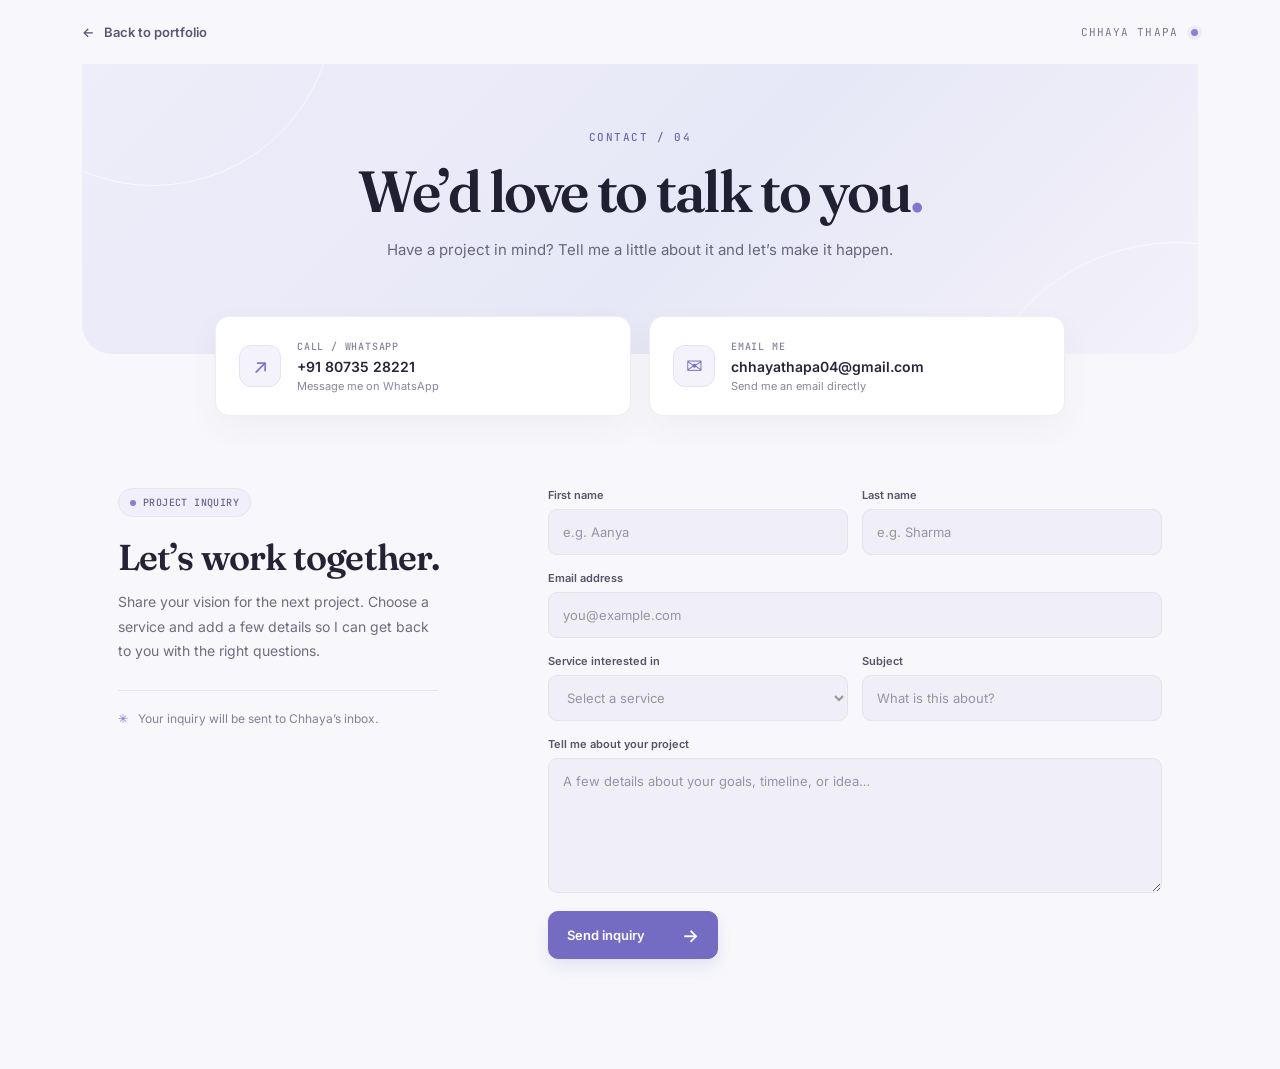
<file: contact.html>
<!DOCTYPE html>
<html lang="en">
<head>
  <meta charset="UTF-8" />
  <meta name="viewport" content="width=device-width, initial-scale=1.0" />
  <meta name="theme-color" content="#f0effa" />
  <title>Let's talk — Chhaya Thapa</title>
  <link rel="preconnect" href="https://fonts.googleapis.com" />
  <link rel="preconnect" href="https://fonts.gstatic.com" crossorigin />
  <link href="https://fonts.googleapis.com/css2?family=Fraunces:opsz,wght@9..144,500;9..144,600&family=Inter:wght@400;500;600;700&family=JetBrains+Mono:wght@400;500&display=swap" rel="stylesheet" />
  <link rel="stylesheet" href="style.css" />
</head>
<body class="contact-page-body">
  <header class="contact-page-nav">
    <a class="contact-back" href="index.html#contact" aria-label="Back to portfolio">← <span>Back to portfolio</span></a>
    <span class="contact-page-mark mono">CHHAYA THAPA <i></i></span>
  </header>
  <main class="contact-page">
    <section class="contact-page-hero" aria-labelledby="talk-title">
      <span class="contact-page-kicker">CONTACT / 04</span>
      <h1 id="talk-title">We’d love to talk to you<span>.</span></h1>
      <p>Have a project in mind? Tell me a little about it and let’s make it happen.</p>
    </section>
    <section class="contact-info-row" aria-label="Contact details">
      <a class="contact-info-card" href="https://wa.me/918073528221" target="_blank" rel="noopener noreferrer">
        <span class="contact-info-icon" aria-hidden="true">↗</span>
        <span><small>CALL / WHATSAPP</small><strong>+91 80735 28221</strong><em>Message me on WhatsApp</em></span>
      </a>
      <a class="contact-info-card" href="https://mail.google.com/mail/?view=cm&amp;fs=1&amp;to=chhayathapa04%40gmail.com" target="_blank" rel="noopener noreferrer">
        <span class="contact-info-icon" aria-hidden="true">✉</span>
        <span><small>EMAIL ME</small><strong>chhayathapa04@gmail.com</strong><em>Send me an email directly</em></span>
      </a>
    </section>
    <section class="contact-form-layout" aria-labelledby="form-title">
      <div class="contact-form-intro">
        <span class="contact-form-badge"><i></i> PROJECT INQUIRY</span>
        <h2 id="form-title">Let’s work together.</h2>
        <p>Share your vision for the next project. Choose a service and add a few details so I can get back to you with the right questions.</p>
        <div class="contact-response-note"><span aria-hidden="true">✳</span> Your inquiry will be sent to Chhaya’s inbox.</div>
      </div>

      <form class="project-inquiry-form" id="projectInquiryForm" action="mailto:chhayathapa04@gmail.com" method="post" enctype="text/plain">
        <div class="form-field">
          <label for="firstName">First name</label>
          <input id="firstName" name="firstName" type="text" autocomplete="given-name" placeholder="e.g. Aanya" required />
        </div>

        <div class="form-field">
          <label for="lastName">Last name</label>
          <input id="lastName" name="lastName" type="text" autocomplete="family-name" placeholder="e.g. Sharma" required />
        </div>

        <div class="form-field form-field-wide">
          <label for="emailAddress">Email address</label>
          <input id="emailAddress" name="email" type="email" autocomplete="email" placeholder="you@example.com" required />
        </div>

        <div class="form-field">
          <label for="service">Service interested in</label>
          <select id="service" name="service" required>
            <option value="" disabled selected>Select a service</option>
            <option>Website</option>
            <option>UGC Video</option>
            <option>Dashboard Creation</option>
          </select>
        </div>

        <div class="form-field">
          <label for="subject">Subject</label>
          <input id="subject" name="subject" type="text" placeholder="What is this about?" required />
        </div>

        <div class="form-field form-field-wide">
          <label for="projectMessage">Tell me about your project</label>
          <textarea id="projectMessage" name="message" rows="5" placeholder="A few details about your goals, timeline, or idea…" required></textarea>
        </div>

        <div class="form-submit-row form-field-wide">
          <button class="form-submit" type="submit">
            Send inquiry
            <span aria-hidden="true">→</span>
          </button>
          <p class="form-submit-note" id="formStatus" aria-live="polite"></p>
        </div>
      </form>
    </section>
  </main>
</body>
</html>
</file>
<file: style.css>
:root {
  --paper: #fff8fa;
  --ink: #1b1719;
  --soft: #4d464d;
  --muted: #7d767d;
  --line: #eee1e7;
  --badge: #fbf0f4;
  --accent: #8f274d;
  --accent-deep: #6e1738;
  --accent-warm: #d97744;
  --water: #edf5f4;
  --shadow-soft: rgba(27, 23, 25, 0.12);
}
* {
  box-sizing: border-box;
  margin: 0;
  padding: 0;
}
html {
  scroll-behavior: smooth;
}
button,
a[href],
.btn,
.nav-link,
.project-tab,
.journey-marker,
.contact-open,
.hero-meta-link,
.project-link {
  cursor: pointer;
}
section[id] {
  scroll-margin-top: 110px;
}
body {
  background: #fff5f8;
  color: #171312;
  font-family: Inter,sans-serif;
  overflow-x: hidden;
}
.mono {
  font-family: 'JetBrains Mono',monospace;
}
a {
  color: inherit;
  text-decoration: none;
}
img {
  display: block;
  max-width: 100%;
}
.noise {
  position: fixed;
  inset: 0;
  pointer-events: none;
  z-index: 0;
  opacity: .03;
  background-image: url("data:image/svg+xml,%3Csvg xmlns='http://www.w3.org/2000/svg' width='120' height='120'%3E%3Cfilter id='n'%3E%3CfeTurbulence type='fractalNoise' baseFrequency='.9' numOctaves='2' stitchTiles='stitch'/%3E%3C/filter%3E%3Crect width='100%25' height='100%25' filter='url(%23n)'/%3E%3C/svg%3E");
}
.nav-wrap {
  position: sticky;
  top: 0;
  z-index: 5;
  display: flex;
  justify-content: center;
  padding: 22px 24px 0;
}
.pill-nav {
  display: flex;
  gap: 4px;
  padding: 8px;
  border-radius: 999px;
  background: var(--accent);
  box-shadow: 0 8px 24px #8f274d35;
}
.nav-link {
  color: #f2f0ee;
  padding: 9px 16px;
  border-radius: 999px;
  font-size: 14px;
  font-weight: 500;
  transition: background-color .28s ease, color .28s ease, transform .28s ease, box-shadow .25s ease;
}
.nav-link.active {
  background: #fff;
  color: var(--ink);
}
.nav-link:hover {
  background: #ffffff20;
  transform: translateY(-1px);
}
.nav-link.active:hover {
  background: #fff;
}
.nav-link:active,
.btn:active,
.project-tab:active,
.contact-open:active,
.hero-meta-link:active,
.project-link:active {
  transform: scale(0.98);
}
.hero,.about,.projects {
  position: relative;
  z-index: 1;
  width: min(1280px, calc(100% - 48px));
  max-width: none;
  margin: auto;
  padding-left: clamp(18px, 3vw, 32px);
  padding-right: clamp(18px, 3vw, 32px);
}
.hero {
  display: grid;
  grid-template-columns: 1fr 1fr;
  gap: 30px;
  align-items: center;
  padding-top: 28px;
  padding-bottom: 24px;
  min-height: 420px;
}
.eyebrow {
  display: inline-block;
  margin-bottom: 28px;
  padding: 7px 16px;
  border: 1px solid var(--line);
  border-radius: 999px;
  background: var(--badge);
  color: var(--soft);
  font-size: 13px;
}
.hero-name {
  margin-bottom: 14px;
  font-size: clamp(40px,5.4vw,60px);
  line-height: 1.05;
  letter-spacing: -.02em;
}
.hero-role {
  min-height: 42px;
  margin-bottom: 22px;
  color: var(--accent);
  font: italic 600 clamp(24px,2.6vw,32px) Fraunces,serif;
}
.cursor {
  animation: blink 1s step-start infinite;
}
@keyframes blink {
  50% {
    opacity: 0;
  }
}
.hero-desc {
  max-width: 480px;
  margin-bottom: 26px;
  color: var(--soft);
  font-size: 16px;
  line-height: 1.7;
}
.hero-meta {
  display: flex;
  gap: 20px;
  flex-wrap: wrap;
  color: var(--soft);
  font-size: 14px;
}
.hero-meta-link {
  display: inline-flex;
  align-items: center;
  gap: 7px;
  padding: 8px 12px;
  border: 1px solid #e9e6e2;
  border-radius: 999px;
  background: #fff;
  color: var(--soft);
  font-size: 13px;
  transition: border-color .2s ease, background-color .2s ease, color .2s ease, transform .2s ease, box-shadow .2s ease;
}
.hero-meta-link:hover {
  transform: translateY(-2px) scale(1.01);
  border-color: #d8bdc8;
  background: linear-gradient(135deg, #fff9f8 0%, #fef3ee 100%);
  color: var(--ink);
  box-shadow: 0 7px 16px #16151a0d;
}
.hero-meta-link:focus-visible { outline: 2px solid var(--accent); outline-offset: 3px; }
.availability-dot { width: 8px; height: 8px; border-radius: 50%; background: #38a878; box-shadow: 0 0 0 3px #38a87820; }
.hero-art {
  display: flex;
  justify-content: center;
  align-items: center;
  padding-top: 12px;
}
.hero-photo {
  width: min(100%, 480px);
  max-width: 480px;
  filter: grayscale(1) contrast(1.05);
  opacity: 0.95;
}
#about.about {
  position: relative;
  isolation: isolate;
  display: grid;
  grid-template-columns: minmax(250px,.75fr) minmax(0,1.25fr);
  gap: clamp(42px,7vw,100px);
  margin-top: 32px;
  padding-top: 76px;
  padding-bottom: 128px;
  border-top: 0;
}
#about.about::before {
  content: "";
  position: absolute;
  inset: 0 max(32px,calc((100vw - 1116px)/2)) 0;
  z-index: -1;
  background: transparent;
  border-block: 1px solid #eedfe5;
}
#about .about-rule {
  position: absolute;
  top: 76px;
  left: 32px;
  right: 32px;
  height: 1px;
  background: #e8d7df;
}
#about .about-art {
  position: relative;
  display: flex;
  justify-content: flex-start;
  padding: 18px 0 0 18px;
}
#about .about-art::before {
  content: "";
  position: absolute;
  inset: 0 22px 22px 0;
  border: 1px solid #7d1f45;
  background: repeating-linear-gradient(90deg,transparent 0 20px,#7d1f451a 20px 21px);
}
#about .about-art::after {
  content: "</>";
  position: absolute;
  z-index: 2;
  right: -8px;
  top: 42px;
  padding: 10px 12px;
  background: #16151a;
  color: #fff;
  font: 500 16px 'JetBrains Mono',monospace;
  box-shadow: 7px 7px 0 #7d1f45;
}
#about .about-photo {
  position: relative;
  z-index: 1;
  width: 100%;
  max-width: 390px;
  aspect-ratio: 4/5;
  object-fit: cover;
  filter: saturate(.88);
  transition: transform .45s ease,filter .45s ease;
}
#about .about-art:hover .about-photo {
  transform: translate(7px,-7px);
  filter: saturate(1);
}
#about .about-copy {
  position: relative;
  max-width: 590px;
  padding: 20px 0 0;
}
#about .eyebrow-line {
  margin-bottom: 22px;
  letter-spacing: .12em;
}
#about h2 {
  margin-bottom: 23px;
  font-size: clamp(42px,5vw,66px);
  letter-spacing: -.055em;
}
#about h2::first-letter {
  color: #7d1f45;
}
#about p {
  max-width: 540px;
  margin-bottom: 0;
  font-size: 16px;
  line-height: 1.85;
}
#about .about-cta {
  margin-top: 31px;
}
#about .btn {
  border-radius: 0;
}
#about .btn-outline {
  background: #fffaf4;
}
.about {
  display: grid;
  grid-template-columns: .8fr 1.2fr;
  gap: 56px;
  align-items: center;
  padding-top: 34px;
  padding-bottom: 110px;
  border-top: 0;
}
.about-art {
  display: flex;
  justify-content: center;
}
.about-photo {
  width: 100%;
  max-width: 420px;
  filter: grayscale(1) contrast(1.15);
  opacity: 0.95;
}
.eyebrow-line {
  display: block;
  margin-bottom: 18px;
  color: rgba(143, 39, 77, 0.94);
  font-size: 13px;
  letter-spacing: .08em;
}
.about h2,.section-heading {
  margin-bottom: 20px;
  font: 600 clamp(30px,3.4vw,42px)/1.15 Fraunces,serif;
}
.about p {
  max-width: 580px;
  margin-bottom: 32px;
  color: #2b2928;
  font-size: 16px;
  line-height: 1.75;
}
.about-cta {
  display: flex;
  gap: 14px;
  flex-wrap: wrap;
}
.btn {
  display: inline-flex;
  align-items: center;
  padding: 13px 26px;
  border: 1.5px solid var(--ink);
  border-radius: 999px;
  font-size: 14px;
  font-weight: 600;
  transition: transform .18s ease, box-shadow .18s ease, background .18s ease, border-color .18s ease, color .18s ease;
}
.btn:hover {
  transform: translateY(-2px) scale(1.01);
  box-shadow: 0 12px 22px rgba(127, 36, 76, 0.12);
}
.btn-primary {
  background: linear-gradient(135deg, var(--ink) 0%, var(--accent-deep) 100%);
  color: #fff;
}
.btn-primary:hover {
  background: linear-gradient(135deg, var(--accent) 0%, var(--accent-deep) 100%);
  border-color: var(--accent);
}
.btn-outline:hover {
  background: var(--ink);
  color: #fff;
}
.projects {
  padding-top: 40px;
  padding-bottom: 120px;
  border-top: 1px solid var(--line);
}
.journey {
  position: relative;
  z-index: 1;
  width: min(1280px, calc(100% - 48px));
  max-width: none;
  margin: 0 auto;
  padding: 62px clamp(18px, 3vw, 32px) 120px;
  border-top: 1px solid var(--line);
}
.journey .section-heading { margin-bottom: 12px; }
.journey-period { color: var(--accent); }
.journey-intro {
  max-width: 480px;
  margin: 0 auto 48px;
  color: var(--soft);
  font-size: 14px;
  line-height: 1.7;
  text-align: center;
}
.journey-track {
  --journey-line: #e2d9d4;
  position: relative;
  display: grid;
  grid-template-columns: repeat(5, minmax(0, 1fr));
  gap: 18px;
}
.journey-track::before {
  content: "";
  position: absolute;
  top: 19px;
  right: 9%;
  left: 9%;
  height: 1px;
  background: linear-gradient(90deg, var(--accent), var(--journey-line) 82%);
}
.journey-item { position: relative; min-width: 0; }
.journey-marker {
  position: relative;
  z-index: 1;
  display: grid;
  width: 39px;
  height: 39px;
  margin: 0 0 16px 12px;
  place-items: center;
  border: 1px solid #d8c9ce;
  border-radius: 50%;
  background: var(--paper);
  color: var(--accent);
  cursor: pointer;
  font: 11px 'JetBrains Mono', monospace;
  transition: transform .2s ease, background .2s ease, color .2s ease, box-shadow .2s ease;
}
.journey-item.is-current .journey-marker,
.journey-marker:hover,
.journey-marker:focus-visible {
  transform: scale(1.1);
  border-color: var(--accent);
  outline: none;
  background: var(--accent);
  color: #fff;
  box-shadow: 0 0 0 5px #7d1f4514;
}
.journey-card {
  min-height: 174px;
  padding: 18px 16px;
  border: 1px solid var(--line);
  background: linear-gradient(150deg, #fff 65%, #fbf7f4);
  transition: transform .22s ease, border-color .22s ease, box-shadow .22s ease;
}
.journey-item.is-current .journey-card,
.journey-item:hover .journey-card {
  transform: translateY(-4px);
  border-color: #c89bad;
  box-shadow: 0 14px 28px #16151a0d;
}
.journey-year {
  display: block;
  margin-bottom: 12px;
  color: var(--accent);
  font-size: 12px;
  letter-spacing: .04em;
}
.journey-card h3 {
  margin-bottom: 7px;
  font: 600 19px/1.2 Fraunces, serif;
}
.journey-card p { min-height: 40px; color: var(--soft); font-size: 12px; line-height: 1.6; }
.journey-tag {
  display: inline-block;
  margin-top: 12px;
  color: var(--muted);
  font-size: 9px;
  letter-spacing: .02em;
  text-transform: uppercase;
}
.journey-next .journey-card { border-style: dashed; }
.journey-heading-row { display: flex; align-items: end; justify-content: space-between; gap: 32px; margin-bottom: 50px; }
.journey-heading-row .section-heading { margin-bottom: 0; }
.journey-heading-row .journey-intro { max-width: 340px; margin: 0 0 4px; text-align: left; }
.journey-track { display: grid; grid-template-columns: repeat(3, minmax(0, 1fr)); gap: 18px; }
.journey-track::before { display: none; }
.journey-item { padding-top: 28px; }
.journey-marker { position: absolute; top: 0; left: 18px; width: 34px; height: 34px; margin: 0; border-radius: 10px; }
.journey-card { position: relative; min-height: 205px; padding: 22px; border-radius: 3px 22px 3px 22px; background: linear-gradient(145deg,#fff 45%,#faf5f3); }
.journey-card::before { content: ""; position: absolute; inset: 0 auto 0 0; width: 3px; background: #eadde2; transition: background .2s ease; }
.journey-item.is-current .journey-card::before,.journey-item:hover .journey-card::before { background: var(--accent); }
.journey-card h3 { max-width: 240px; font-size: 21px; }
.journey-card p { max-width: 270px; min-height: 38px; font-size: 13px; }
.journey-year { font-size: 13px; }
.journey-icon { position: absolute; top: 17px; right: 18px; color: #c8a9b6; font: 22px 'JetBrains Mono', monospace; }
.journey-next .journey-card { background: #21191e; color: #fff; border-color: #21191e; }
.journey-next .journey-card p { color: #ded2d8; }
.journey-next .journey-year,.journey-next .journey-icon { color: #dfa8bf; }
.journey-next .journey-tag { color: #d2b7c2; }
.live-dot { display: inline-block; width: 6px; height: 6px; margin-left: 5px; border-radius: 50%; background: #93d6af; box-shadow: 0 0 0 3px #93d6af24; }
.journey {
  max-width: 1180px;
  padding: 76px 32px 132px;
  overflow: hidden;
  background: linear-gradient(180deg, #fff 0%, #fcfaf8 48%, #fff 100%);
}
.journey-heading-row { margin-bottom: 68px; }
.journey-heading-row .journey-intro { max-width: 350px; }
.journey-track {
  --journey-progress: 0%;
  display: grid;
  grid-template-columns: 1fr;
  gap: 24px;
  max-width: 900px;
  margin: 0 auto;
}
.journey-track::before {
  display: block;
  top: 18px; bottom: 18px; left: 50%; right: auto;
  width: 2px; height: auto;
  background: repeating-linear-gradient(to bottom, #d8d2cd 0 3px, transparent 3px 12px);
  transform: translateX(-50%);
}
.journey-track::after {
  content: ""; position: absolute; z-index: 0;
  top: 18px; left: calc(50% - 1px); width: 2px;
  height: var(--journey-progress); background: var(--accent);
  transition: height .2s ease;
}
.journey-item {
  display: flex; position: relative; min-height: 194px;
  padding: 0 52% 0 0; align-items: center;
  opacity: 0; transform: translateY(24px);
  transition: opacity .55s ease, transform .55s ease;
}
.journey-item.is-visible { opacity: 1; transform: translateY(0); }
.journey-item:nth-child(even) { justify-content: flex-end; padding: 0 0 0 52%; }
.journey-marker {
  position: absolute; z-index: 2; top: 50%; left: 50%;
  width: 42px; height: 42px; margin: 0; border: 4px solid #fff;
  border-radius: 50%; background: var(--paper);
  box-shadow: 0 0 0 1px #d8c9ce, 0 4px 14px #16151a12;
  transform: translate(-50%, -50%);
}
.journey-item.is-current .journey-marker,.journey-marker:hover,.journey-marker:focus-visible {
  transform: translate(-50%, -50%) scale(1.12);
}
.journey-card {
  width: 100%; min-height: 168px; padding: 24px 28px;
  border-radius: 4px 28px 4px 28px; box-shadow: 0 10px 30px #16151a08;
}
.journey-item:nth-child(even) .journey-card { border-radius: 28px 4px 28px 4px; }
.journey-card::before { width: 4px; border-radius: inherit; }
.journey-item:nth-child(even) .journey-card::before { inset: 0 0 0 auto; }
.journey-card h3 { font-size: clamp(20px, 2.2vw, 25px); }
.journey-card p { max-width: 330px; font-size: 14px; }
.journey-icon { top: 23px; right: 25px; font-size: 24px; }
.journey-item:nth-child(even) .journey-icon { right: auto; left: 25px; }
.journey-year { font-size: 12px; }
.journey-item:not(.journey-next) .journey-card { background: linear-gradient(135deg,#fff 50%,#f8f3f0); }
.journey-item.is-current .journey-card { border-color: #c89bad; }
@media (max-width: 700px) {
  .journey { padding: 56px 24px 90px; }
  .journey-track { gap: 14px; }
  .journey-track::before,.journey-track::after { left: 21px; }
  .journey-item,.journey-item:nth-child(even) {
    min-height: 0; padding: 12px 0 12px 56px; justify-content: flex-start;
  }
  .journey-marker { top: 50%; left: 21px; width: 40px; height: 40px; }
  .journey-card,.journey-item:nth-child(even) .journey-card {
    min-height: 0; padding: 22px 20px; border-radius: 4px 22px 4px 22px;
  }
  .journey-item:nth-child(even) .journey-card::before { inset: 0 auto 0 0; }
  .journey-item:nth-child(even) .journey-icon { right: 20px; left: auto; }
  .journey-card p { min-height: 0; }
}
@media (prefers-reduced-motion: reduce) {
  .journey-item { opacity: 1; transform: none; transition: none; }
  html { scroll-behavior: auto; }
}
.center {
  text-align: center;
}
.section-heading {
  margin-bottom: 48px;
  font-size: clamp(30px,3.6vw,44px);
}
.project-grid {
  display: grid;
  grid-template-columns: repeat(2,1fr);
  gap: 26px;
}
.project-card {
  position: relative;
  overflow: hidden;
  padding: 30px;
  border: 1px solid #eadbe2;
  border-radius: 22px;
  background: linear-gradient(145deg, #fff 0%, #fff9fb 100%);
  box-shadow: 0 12px 28px #62243a0b;
  transition: transform .24s ease, border-color .24s ease, box-shadow .24s ease;
}
.project-card::before {
  content: "";
  position: absolute;
  top: 0;
  left: 30px;
  width: 52px;
  height: 3px;
  border-radius: 0 0 4px 4px;
  background: var(--accent);
  opacity: .55;
  transition: width .24s ease, opacity .24s ease;
}
.project-card:hover {
  transform: translateY(-5px);
  border-color: #d8b5c4;
  box-shadow: 0 18px 36px #62243a16;
}
.project-card:hover::before {
  width: calc(100% - 60px);
  opacity: 1;
}
.project-top {
  display: flex;
  justify-content: space-between;
  align-items: center;
  margin-bottom: 22px;
}
.project-index {
  color: var(--muted);
  font-size: 13px;
}
.project-stack {
  display: flex;
  gap: 6px;
  justify-content: flex-end;
  flex-wrap: wrap;
}
.project-stack span {
  padding: 4px 9px;
  border-radius: 999px;
  background: var(--badge);
  color: var(--soft);
  font: 10px 'JetBrains Mono',monospace;
}
.project-card h3 {
  margin-bottom: 4px;
  font: 600 26px Fraunces,serif;
}
.project-sub {
  margin-bottom: 14px!important;
  color: var(--accent)!important;
  font-size: 12px!important;
}
.project-card>p:not(.project-sub) {
  margin-bottom: 22px;
  color: var(--soft);
  font-size: 14.5px;
  line-height: 1.7;
}
.project-link {
  padding-bottom: 2px;
  border-bottom: 1.5px solid;
  font-size: 14px;
  font-weight: 600;
}
.project-link:hover {
  color: var(--accent);
  border-color: var(--accent);
}
.project-tabs {
  display: flex;
  justify-content: center;
  gap: 10px;
  flex-wrap: wrap;
  margin: -20px 0 38px;
}
.project-tab {
  padding: 11px 18px;
  border: 1px solid var(--line);
  border-radius: 999px;
  background: var(--paper);
  color: var(--soft);
  cursor: pointer;
  font: 500 13px 'JetBrains Mono', monospace;
  transition: transform .18s ease, border-color .18s ease, background .18s ease, color .18s ease, box-shadow .18s ease;
}
.project-tab:hover,
.project-tab:focus-visible {
  border-color: var(--accent);
  color: var(--accent);
  outline: none;
  transform: translateY(-1px);
  box-shadow: 0 8px 16px rgba(143, 39, 77, 0.08);
}
.project-tab.active {
  border-color: var(--ink);
  background: linear-gradient(135deg, var(--ink) 0%, var(--accent-deep) 100%);
  color: #fff;
  box-shadow: 0 8px 18px rgba(143, 39, 77, 0.18);
}
.project-panel {
  display: none;
  animation: panel-in .3s ease both;
}
.project-panel.active {
  display: block;
}
.video-grid {
  display: grid;
  grid-template-columns: repeat(2, minmax(0, 1fr));
  gap: 26px;
}
.video-card {
  overflow: hidden;
  border: 1px solid var(--line);
  border-radius: 24px;
  background: var(--badge);
}
.video-card video {
  width: 100%;
  aspect-ratio: 9 / 16;
  max-height: 560px;
  background: var(--ink);
  object-fit: cover;
}
.video-card-copy {
  padding: 18px 20px 20px;
}
.video-card h3 {
  margin-bottom: 5px;
  font: 600 23px Fraunces, serif;
}
.coming-soon {
  display: grid;
  min-height: 300px;
  place-items: center;
  border: 1px dashed #cfc8c0;
  border-radius: 24px;
  background: linear-gradient(135deg, var(--badge), var(--paper));
  text-align: center;
}
.coming-soon-inner {
  max-width: 360px;
  padding: 32px;
}
.coming-soon-label {
  display: inline-block;
  margin-bottom: 16px;
  color: var(--accent);
  font: 500 12px 'JetBrains Mono', monospace;
  letter-spacing: .08em;
  text-transform: uppercase;
}
.coming-soon h3 {
  margin-bottom: 12px;
  font: 600 clamp(28px, 4vw, 42px) Fraunces, serif;
}
.coming-soon p {
  color: var(--soft);
  line-height: 1.6;
}
@keyframes panel-in {
  from {
    opacity: 0;
    transform: translateY(8px);
  }
  to {
    opacity: 1;
    transform: translateY(0);
  }
}
@media(max-width:860px) {
  .hero {
    grid-template-columns: 1fr;
    padding-top: 40px;
  }
  .hero-art {
    display: none;
  }
  .about {
    grid-template-columns: 1fr;
  }
  .about-art {
    max-width: 320px;
    margin: auto;
  }
  .about-photo {
    max-width: 280px;
  }
  .project-grid {
    grid-template-columns: 1fr;
  }
  .video-grid {
    grid-template-columns: 1fr;
  }
  .nav-link {
    padding: 9px 14px;
    font-size: 13px;
  }
  .journey { padding-top: 50px; }
  .journey-heading-row { display: block; margin-bottom: 36px; }
  .journey-heading-row .journey-intro { margin: 14px 0 0; }
  .journey-track { grid-template-columns: repeat(2, minmax(0, 1fr)); gap: 14px; }
  .journey-item { padding-top: 25px; }
  .journey-card { min-height: 205px; padding: 18px 15px; }
  .journey-marker { left: 12px; }
  .journey-card p { min-height: 0; }
}
@media(max-width:420px) {
  .about-photo {
    max-width: 220px;
  }
  .journey { padding-right: 25px; padding-left: 25px; }
  .journey-intro { margin-bottom: 34px; }
  .journey-track { grid-template-columns: 1fr; gap: 12px; }
  .journey-item { padding-top: 22px; }
  .journey-marker { left: 13px; width: 32px; height: 32px; }
  .journey-card { min-height: 0; padding: 20px; }
  .journey-card h3 { font-size: 20px; }
}
@media(max-width:860px) and (min-width:701px) {
  .journey-track { grid-template-columns: 1fr; }
  .journey-item { padding-right: 52%; }
  .journey-item:nth-child(even) { padding-right: 0; padding-left: 52%; }
  .journey-marker { left: 50%; }
}
@media(max-width:700px) {
  .journey-track { grid-template-columns: 1fr; }
  .journey-track::before,.journey-track::after { left: 21px; }
  .journey-item,.journey-item:nth-child(even) { padding: 12px 0 12px 56px; }
  .journey-marker { left: 21px; }
  .journey-item:nth-child(even) .journey-card::before { inset: 0 auto 0 0; }
  .journey-item:nth-child(even) .journey-icon { right: 20px; left: auto; }
}
/* Keep the timeline icon in a dedicated corner on wide cards. */
@media (min-width: 701px) {
  .journey-card { padding: 26px 76px 24px 28px; }
  .journey-item:nth-child(even) .journey-card { padding-right: 76px; padding-left: 28px; }
  .journey-icon,
  .journey-item:nth-child(even) .journey-icon {
    top: 24px;
    right: 26px;
    left: auto;
    width: 32px;
    text-align: center;
    line-height: 1;
  }
  .journey-year { min-height: 16px; margin-bottom: 14px; }
  .journey-card h3 { max-width: 100%; }
}
.contact-cta {
  position: relative;
  z-index: 1;
  display: flex;
  align-items: center;
  justify-content: space-between;
  gap: 32px;
  width: min(1280px, calc(100% - 48px));
  max-width: none;
  margin: 48px auto 80px;
  padding: clamp(30px, 5vw, 58px);
  overflow: hidden;
  border: 1px solid #e9e3df;
  border-radius: 24px;
  background: linear-gradient(120deg, #faf7f3 0%, #fff 68%);
  box-shadow: 0 18px 48px #24191d0a;
  transition: border-color .25s ease, box-shadow .25s ease, transform .25s ease;
}
.contact-cta:hover { border-color: #d5b8c3; box-shadow: 0 22px 54px #24191d12; transform: translateY(-2px); }
.contact-copy {
  position: relative;
  z-index: 1;
  display: block;
  flex: 1 1 auto;
  min-width: 0;
  padding: 0;
  border: 0;
  border-radius: 0;
  background: transparent;
  color: var(--ink);
  box-shadow: none;
}
.contact-copy .eyebrow-line { margin-bottom: 12px; color: var(--accent); }
.contact-copy h2 {
  margin-bottom: 10px;
  font: 600 clamp(30px, 4vw, 44px)/1.12 Fraunces, serif;
  letter-spacing: -.03em;
  color: #21191e;
}
.contact-copy h2 span { color: #8a2850; }
.contact-copy p { max-width: 540px; color: #5e5860; font-size: 15px; line-height: 1.7; }
.contact-open {
  position: relative;
  z-index: 1;
  display: inline-flex;
  flex: 0 0 auto;
  align-items: center;
  justify-content: center;
  gap: 12px;
  min-height: 48px;
  padding: 0 21px;
  border: 1px solid var(--accent);
  border-radius: 999px;
  background: linear-gradient(135deg, var(--accent) 0%, var(--accent-deep) 100%);
  color: #fff;
  font: 600 14px Inter, sans-serif;
  cursor: pointer;
  transition: transform .2s ease, background .2s ease, box-shadow .2s ease;
  box-shadow: 0 8px 18px rgba(143, 39, 77, 0.24);
}
.contact-open:hover {
  transform: translateY(-2px) scale(1.01);
  background: linear-gradient(135deg, var(--accent-deep) 0%, var(--accent) 100%);
  box-shadow: 0 10px 22px rgba(143, 39, 77, 0.26);
}
.contact-open span { font-size: 19px; transition: transform .2s ease; }
.contact-open:hover span { transform: translateX(4px); }
@media (max-width: 700px) {
  .nav-wrap { padding: 12px 10px 0; }
  .pill-nav { gap: 1px; padding: 5px; }
  .nav-link { padding: 8px 8px; font-size: 11px; }
  .contact-cta { display: block; margin: 40px 20px 56px; padding: 28px 24px; border-radius: 22px; }
  .contact-open { margin-top: 22px; }
}
main > section[id]::after {
  content: "";
  position: absolute;
  z-index: 2;
  bottom: 0;
  left: 50%;
  width: min(1116px, calc(100vw - 48px));
  height: 1px;
  background: #e9e6e2;
  transform: translateX(-50%);
  pointer-events: none;
}
#about.about::after { background: #e9e6e2; }
#journey::after { height: 1px; background: #d9d5d2; }

/* Standalone inquiry page */
.contact-page-body { min-height: 100vh; background: #f8f8fc; color: #211f32; }
.contact-page-nav {
  display:flex; align-items:center; justify-content:space-between;
  max-width:1180px; margin:0 auto; padding:24px 32px;
}
.contact-back { display:inline-flex; align-items:center; gap:10px; color:#5a5870; font-size:13px; font-weight:600; }
.contact-back:first-letter { color:#746bc3; }
.contact-back:hover { color:#746bc3; }
.contact-page-mark { color:#79768b; font-size:11px; letter-spacing:.1em; }
.contact-page-mark i,.contact-form-badge i {
  display:inline-block; width:7px; height:7px; margin-left:5px;
  border-radius:50%; background:#8b82d5; box-shadow:0 0 0 4px #8b82d51a;
}
.contact-page { max-width:1180px; margin:0 auto; padding:0 32px 100px; }
.contact-page-hero {
  position:relative; display:flex; min-height:290px; flex-direction:column;
  align-items:center; justify-content:center; overflow:hidden;
  padding:45px 24px 70px; border-radius:0 0 30px 30px;
  background:linear-gradient(135deg,#eeedfa 0%,#e7e8f7 55%,#f3f1fa 100%);
  text-align:center;
}
.contact-page-hero::before,.contact-page-hero::after {
  content:""; position:absolute; border:1px solid #fff9; border-radius:50%; pointer-events:none;
}
.contact-page-hero::before { width:360px; height:360px; top:-240px; left:-110px; }
.contact-page-hero::after { width:420px; height:420px; right:-190px; bottom:-310px; }
.contact-page-kicker { margin-bottom:16px; color:#716aa9; font:500 11px 'JetBrains Mono',monospace; letter-spacing:.14em; }
.contact-page-hero h1 { margin-bottom:14px; color:#211f32; font:600 clamp(36px,5vw,58px)/1.08 Fraunces,serif; letter-spacing:-.04em; }
.contact-page-hero h1 span { color:#8177cf; }
.contact-page-hero p { max-width:540px; color:#68667a; font-size:15px; line-height:1.7; }
.contact-info-row {
  position:relative; z-index:1; display:grid; grid-template-columns:repeat(2,minmax(0,1fr));
  gap:18px; width:min(850px,calc(100% - 56px)); margin:-38px auto 0;
}
.contact-info-card {
  display:flex; align-items:center; gap:16px; min-height:100px; padding:20px 23px;
  border:1px solid #eeedf4; border-radius:14px; background:#fff; color:#272538;
  box-shadow:0 12px 30px #2924480d; transition:transform .22s ease,box-shadow .22s ease,border-color .22s ease;
}
.contact-info-card:hover { transform:translateY(-4px); border-color:#cbc7ee; box-shadow:0 18px 34px #29244814; }
.contact-info-icon {
  display:grid; flex:0 0 42px; width:42px; height:42px; place-items:center;
  border:1px solid #e5e2f6; border-radius:12px; background:#f4f3fc; color:#766dc4; font-size:20px;
}
.contact-info-card small,.contact-info-card strong,.contact-info-card em { display:block; }
.contact-info-card small { margin-bottom:5px; color:#858297; font:500 10px 'JetBrains Mono',monospace; letter-spacing:.08em; }
.contact-info-card strong { font-size:14px; font-weight:600; }
.contact-info-card em { margin-top:4px; color:#898799; font-size:11px; font-style:normal; }
.contact-form-layout {
  display:grid; grid-template-columns:minmax(220px,.7fr) minmax(0,1.3fr);
  gap:clamp(40px,8vw,100px); align-items:start; padding:72px 36px 0;
}
.contact-form-badge {
  display:inline-flex; align-items:center; gap:7px; margin-bottom:20px; padding:7px 11px;
  border:1px solid #e6e3f4; border-radius:999px; background:#f0effa; color:#69638f;
  font:500 10px 'JetBrains Mono',monospace; letter-spacing:.04em;
}
.contact-form-badge i { width:6px; height:6px; margin:0; background:#8a80ce; box-shadow:none; }
.contact-form-intro h2 { margin-bottom:12px; color:#242235; font:600 clamp(28px,3vw,36px)/1.15 Fraunces,serif; letter-spacing:-.025em; }
.contact-form-intro p { max-width:320px; color:#6f6d7e; font-size:14px; line-height:1.75; }
.contact-response-note {
  display:flex; align-items:flex-start; gap:10px; max-width:320px; margin-top:26px;
  padding-top:18px; border-top:1px solid #e7e5ef; color:#858296; font-size:12px; line-height:1.6;
}
.contact-response-note span { color:#8278ca; }
.project-inquiry-form { display:grid; grid-template-columns:repeat(2,minmax(0,1fr)); gap:16px 14px; }
.form-field { display:flex; min-width:0; flex-direction:column; gap:7px; }
.form-field-wide { grid-column:1/-1; }
.form-field label { color:#555367; font-size:11px; font-weight:600; }
.form-field input,.form-field select,.form-field textarea {
  width:100%; min-height:46px; padding:12px 14px; border:1px solid #e5e4ee; border-radius:9px;
  outline:none; background:#f0eff8; color:#29273b; font:400 13px Inter,sans-serif;
  transition:border-color .2s ease,background .2s ease,box-shadow .2s ease;
}
.form-field textarea { min-height:135px; resize:vertical; line-height:1.6; }
.form-field input::placeholder,.form-field textarea::placeholder { color:#9694a5; }
.form-field input:focus,.form-field select:focus,.form-field textarea:focus {
  border-color:#8a80ce; background:#fff; box-shadow:0 0 0 3px #8a80ce20;
}
.form-field select:invalid { color:#9694a5; }
.form-submit-row { display:flex; flex-direction:column; align-items:flex-start; gap:10px; margin-top:2px; }
.form-submit {
  display:flex; min-width:170px; min-height:48px; align-items:center; justify-content:space-between; gap:26px;
  padding:0 18px; border:1px solid #746bc3; border-radius:10px; background:#746bc3; color:#fff;
  font:600 13px Inter,sans-serif; cursor:pointer; box-shadow:0 8px 18px #746bc326;
  transition:transform .2s ease,background .2s ease,box-shadow .2s ease;
}
.form-submit:hover { transform:translateY(-2px); background:#6259af; box-shadow:0 12px 24px #746bc33b; }
.form-submit span { font-size:18px; transition:transform .2s ease; }
.form-submit:hover span { transform:translateX(4px); }
.form-submit-note { color:#898799; font-size:11px; line-height:1.5; }
@media(max-width:760px) {
  .contact-page-nav { padding:20px 22px; }
  .contact-page { padding:0 18px 64px; }
  .contact-page-hero { min-height:260px; padding:36px 20px 60px; }
  .contact-info-row { width:calc(100% - 24px); grid-template-columns:1fr; gap:10px; margin-top:-30px; }
  .contact-info-card { min-height:82px; padding:15px 17px; }
  .contact-form-layout { grid-template-columns:1fr; gap:28px; padding:52px 8px 0; }
  .contact-form-intro p,.contact-response-note { max-width:560px; }
}
@media(max-width:480px) {
  .contact-page-nav { padding:18px 18px; }
  .contact-page-mark { font-size:9px; }
  .contact-page-hero { min-height:250px; }
  .contact-page-hero h1 { font-size:38px; }
  .project-inquiry-form { grid-template-columns:1fr; gap:14px; }
  .form-field-wide { grid-column:auto; }
}
@media(prefers-reduced-motion:reduce) {
  .contact-info-card,.form-submit,.form-field input,.form-field select,.form-field textarea { transition:none; }
}

.site-footer {
  position: relative;
  overflow: hidden;
  padding: 48px max(32px, calc((100vw - 1116px) / 2)) 24px;
  background: #19171c;
  color: #f8f5f6;
}
.site-footer::before {
  content: "";
  position: absolute;
  top: -190px;
  right: 8%;
  width: 340px;
  height: 340px;
  border: 1px solid #ffffff12;
  border-radius: 50%;
  box-shadow: 0 0 0 34px #ffffff05, 0 0 0 70px #ffffff03;
  pointer-events: none;
}
.footer-topline {
  position: absolute;
  top: 0;
  left: 50%;
  width: min(1116px, calc(100% - 48px));
  height: 2px;
  background: linear-gradient(90deg, transparent, #8a2850 18%, #8a2850 82%, transparent);
  transform: translateX(-50%);
}
.footer-main,.footer-bottom {
  position: relative;
  z-index: 1;
  display: flex;
  align-items: center;
  justify-content: space-between;
  gap: 24px;
}
.footer-name {
  display: inline-block;
  margin-bottom: 9px;
  font: 600 30px/1 Fraunces,serif;
  letter-spacing: -.03em;
}
.footer-name span { color: #d98bad; }
.footer-brand p { color: #bdb7bf; font-size: 13px; }
.footer-brand p i { padding: 0 3px; color: #d98bad; font-style: normal; }
.footer-socials { display: flex; gap: 10px; }
.footer-social {
  display: inline-flex;
  align-items: center;
  gap: 20px;
  padding: 11px 15px;
  border: 1px solid #ffffff24;
  border-radius: 999px;
  color: #f4eff2;
  font-size: 13px;
  transition: border-color .2s ease, background .2s ease, transform .2s ease;
}
.footer-social span { color: #d98bad; }
.footer-social:hover { transform: translateY(-2px); border-color: #d98bad88; background: #ffffff0a; }
.footer-bottom {
  margin-top: 36px;
  padding-top: 17px;
  border-top: 1px solid #ffffff1a;
  color: #a9a3ad;
  font-size: 11px;
}
.footer-back-top { display: inline-flex; align-items: center; gap: 8px; transition: color .2s ease; }
.footer-back-top:hover { color: #fff; }
.footer-back-top span { color: #d98bad; font-size: 15px; }
@media(max-width:600px) {
  .site-footer { padding: 38px 24px 20px; }
  .footer-main { align-items: flex-start; flex-direction: column; gap: 22px; }
  .footer-name { font-size: 27px; }
  .footer-socials { flex-wrap: wrap; }
  .footer-bottom { margin-top: 28px; }
}

@media (max-width: 620px) {
  .hero {
    gap: 20px;
    padding-top: 38px;
    padding-bottom: 52px;
  }
  .hero-copy { position: relative; z-index: 1; }
  .hero-name { font-size: clamp(42px, 11vw, 54px); line-height: 1.02; }
  .hero-role { min-height: 36px; margin-bottom: 17px; }
  .hero-desc { max-width: 38ch; margin-bottom: 20px; font-size: 14px; line-height: 1.72; }
  .hero-meta { gap: 10px 16px; font-size: 12px; }
  .hero-art {
    display: flex;
    position: relative;
    min-height: 142px;
    justify-content: flex-end;
    align-items: center;
    margin: -8px 3px -12px 0;
    padding-right: 8px;
  }
  .hero-art::before {
    content: "";
    position: absolute;
    right: 15px;
    width: 138px;
    height: 118px;
    border: 1px solid #7d1f4530;
    border-radius: 32px 8px 32px 8px;
    background: repeating-linear-gradient(90deg,transparent 0 15px,#7d1f4509 15px 16px);
    transform: rotate(-5deg);
  }
  .hero-photo {
    position: relative;
    width: clamp(150px, 46vw, 184px);
    max-width: none;
    aspect-ratio: 1;
    padding: 5px;
    border: 1px solid #e7dce1;
    border-radius: 42% 58% 51% 49%;
    background: radial-gradient(circle at 60% 45%, #fff 0%, #f7f2f0 80%);
    object-fit: contain;
    object-position: center bottom;
    filter: drop-shadow(0 12px 18px #21191e12);
    animation: mobile-hero-float 5s ease-in-out infinite;
  }
}
@keyframes mobile-hero-float {
  0%,100% { transform: translateY(0) rotate(0); }
  50% { transform: translateY(-5px) rotate(1deg); }
}
@media (prefers-reduced-motion: reduce) {
  .hero-photo { animation: none; }
}
.hero-meta-link[href*="wa.me"] {
  border-color: transparent;
  background: linear-gradient(120deg, #6f1d3e, #922b54 60%, #762044);
  background-size: 180% 100%;
  color: #fff;
  box-shadow: 0 7px 18px #7d1f4528;
}
.hero-meta-link[href*="wa.me"]:hover {
  transform: translateY(-3px) scale(1.025);
  border-color: transparent;
  background-color: #6b1a3a;
  background-position: 100% 0;
  color: #fff;
  box-shadow: 0 12px 24px #7d1f4538;
}
.hero-meta-link[href*="wa.me"]:active { transform: translateY(0) scale(.98); }
.hero-meta-link[href*="wa.me"] .availability-dot {
  background: #a5f3c5;
  box-shadow: 0 0 0 3px #a5f3c52e, 0 0 10px #a5f3c5a8;
}
@media (max-width: 860px) {
  #about.about {
    grid-template-columns: minmax(0, 1fr);
    gap: 34px;
    padding-top: 62px;
    padding-bottom: 78px;
  }
  #about .about-rule { top: 62px; left: 24px; right: 24px; }
  #about .about-art { width: 100%; max-width: 390px; margin: 0; padding: 16px 0 0 16px; }
  #about .about-photo { width: 100%; max-width: 350px; }
  #about .about-copy { max-width: 620px; padding: 0; }
  #about h2 { margin-bottom: 18px; }
  #about p { max-width: 560px; }
}
@media (max-width: 420px) {
  #about.about { gap: 26px; padding: 52px 24px 68px; }
  #about.about::before { inset: 0; }
  #about .about-rule { top: 52px; left: 24px; right: 24px; }
  #about .about-art { padding: 14px 0 0 14px; }
  #about .about-photo { max-width: 100%; }
  #about .about-art::after { right: -4px; top: 32px; }
  #about h2 { font-size: 42px; }
  #about p { font-size: 15px; line-height: 1.75; }
  #about .about-cta { gap: 10px; }
  #about .btn { padding: 12px 16px; font-size: 13px; }
}
</file>
